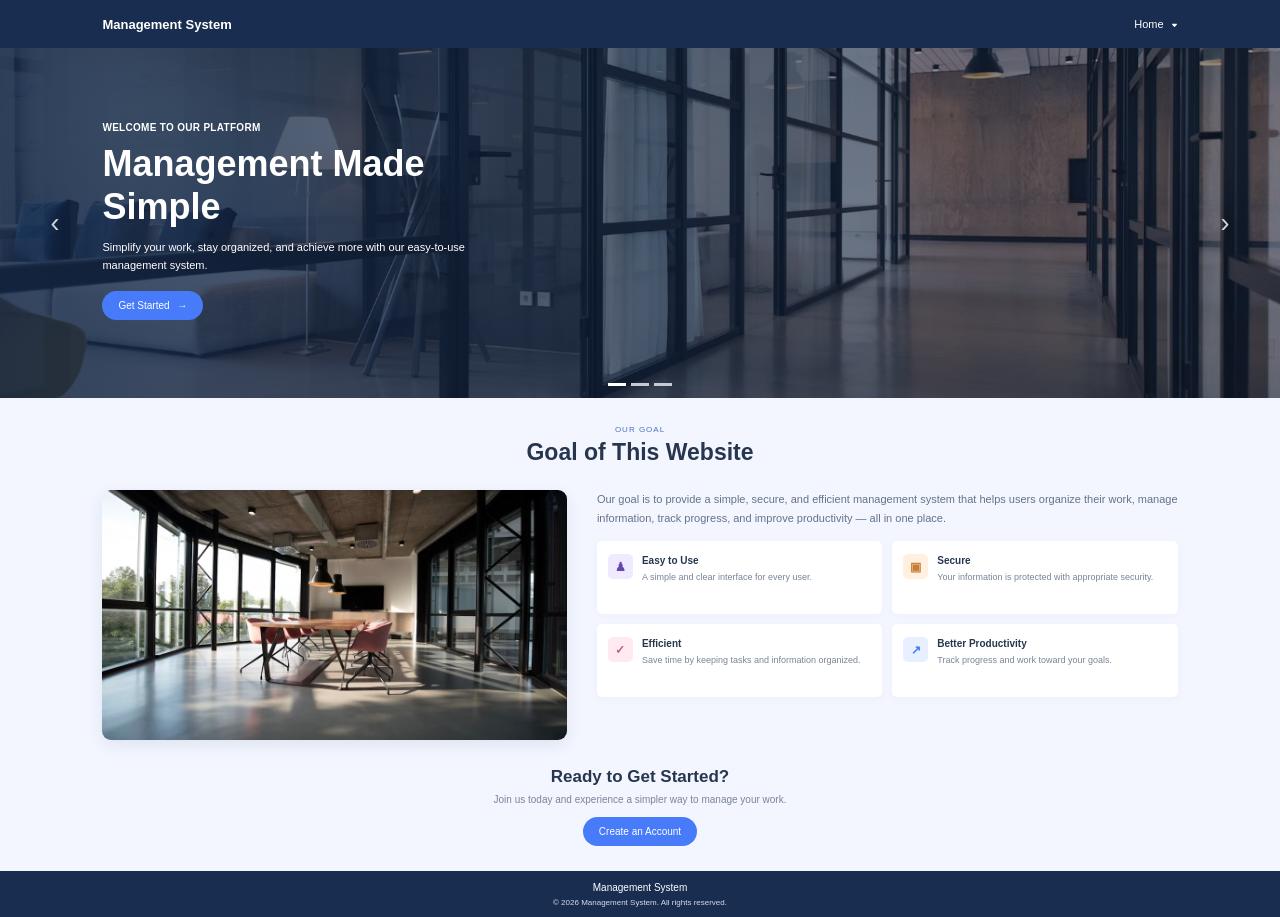
<file: index.html>
<!DOCTYPE html>
<html lang="en">

<head>
  <meta charset="UTF-8">
  <meta name="viewport" content="width=device-width, initial-scale=1.0">
  <title>Management System</title>
  <link rel="stylesheet" href="style.css">
  <link rel="stylesheet" href="https://cdn.jsdelivr.net/npm/bootstrap-icons@1.11.3/font/bootstrap-icons.min.css">
</head>

<body>
  <header class="navbar">
    <div class="container nav-inner">
      <a class="brand" href="index.html">Management System</a>
      <nav class="nav-menu" aria-label="Main navigation">
        <a href="index.html">Home <span class="caret"><i class="bi bi-caret-down-fill"></i></span></a>
        <div class="dropdown">
          <a href="login.html">Login</a>
          <a href="login.html#signup">Sign Up</a>
          <a href="index.html#help">Help</a>
        </div>
      </nav>
    </div>
  </header>

  <main>
    <section class="banner" aria-label="Featured slides">
      <div class="slides">
        <article class="slide slide-one active">
          <div class="container banner-inner">
            <div class="banner-content">
              <h5>WELCOME TO OUR PLATFORM</h5>
              <h1>Management Made<br>Simple</h1>
              <p>Simplify your work, stay organized, and achieve more with our easy-to-use management system.</p>
              <a href="login.html" class="btn">Get Started <span>→</span></a>
            </div>
          </div>
        </article>
        <article class="slide slide-two">
          <div class="container banner-inner">
            <div class="banner-content">
              <h5>WORK TOGETHER</h5>
              <h1>Better Team<br>Collaboration</h1>
              <p>Keep your team connected, organize responsibilities, and manage tasks in one convenient place.</p>
              <a href="login.html" class="btn">Join Us <span>→</span></a>
            </div>
          </div>
        </article>
        <article class="slide slide-three">
          <div class="container banner-inner">
            <div class="banner-content">
              <h5>WORK SMARTER</h5>
              <h1>Achieve Your Goals</h1>
              <p>Track progress, manage information, and improve productivity with a clear and organized workflow.</p>
              <a href="login.html" class="btn">Login Now <span>→</span></a>
            </div>
          </div>
        </article>
      </div>
      <button class="slide-arrow prev" type="button" aria-label="Previous slide">‹</button>
      <button class="slide-arrow next" type="button" aria-label="Next slide">›</button>
      <div class="slide-indicators" aria-label="Choose slide">
        <button class="indicator active" type="button" aria-label="Slide 1"></button>
        <button class="indicator" type="button" aria-label="Slide 2"></button>
        <button class="indicator" type="button" aria-label="Slide 3"></button>
      </div>
    </section>

    <section class="goal-section">
      <div class="container">
        <div class="section-heading">
          <span>OUR GOAL</span>
          <h2>Goal of This Website</h2>
        </div>
        <div class="goal-layout">
          <img class="goal-image" src="Resource/3.avif" alt="A bright and modern meeting room">
          <div class="goal-content">
            <p>Our goal is to provide a simple, secure, and efficient management system that helps users organize their
              work, manage information, track progress, and improve productivity — all in one place.</p>
            <div class="feature-grid">
              <article class="feature-card">
                <div class="feature-icon purple">♟</div>
                <div>
                  <h3>Easy to Use</h3>
                  <p>A simple and clear interface for every user.</p>
                </div>
              </article>
              <article class="feature-card">
                <div class="feature-icon orange">▣</div>
                <div>
                  <h3>Secure</h3>
                  <p>Your information is protected with appropriate security.</p>
                </div>
              </article>
              <article class="feature-card">
                <div class="feature-icon pink">✓</div>
                <div>
                  <h3>Efficient</h3>
                  <p>Save time by keeping tasks and information organized.</p>
                </div>
              </article>
              <article class="feature-card">
                <div class="feature-icon blue">↗</div>
                <div>
                  <h3>Better Productivity</h3>
                  <p>Track progress and work toward your goals.</p>
                </div>
              </article>
            </div>
          </div>
        </div>
        <div class="ready-section">
          <h2>Ready to Get Started?</h2>
          <p>Join us today and experience a simpler way to manage your work.</p>
          <a class="btn" href="login.html">Create an Account</a>
        </div>
      </div>
    </section>
  </main>

  <footer class="footer">
    <p>Management System</p>
    <small>© 2026 Management System. All rights reserved.</small>
  </footer>
  <script src="script.js"></script>
</body>

</html>
</file>
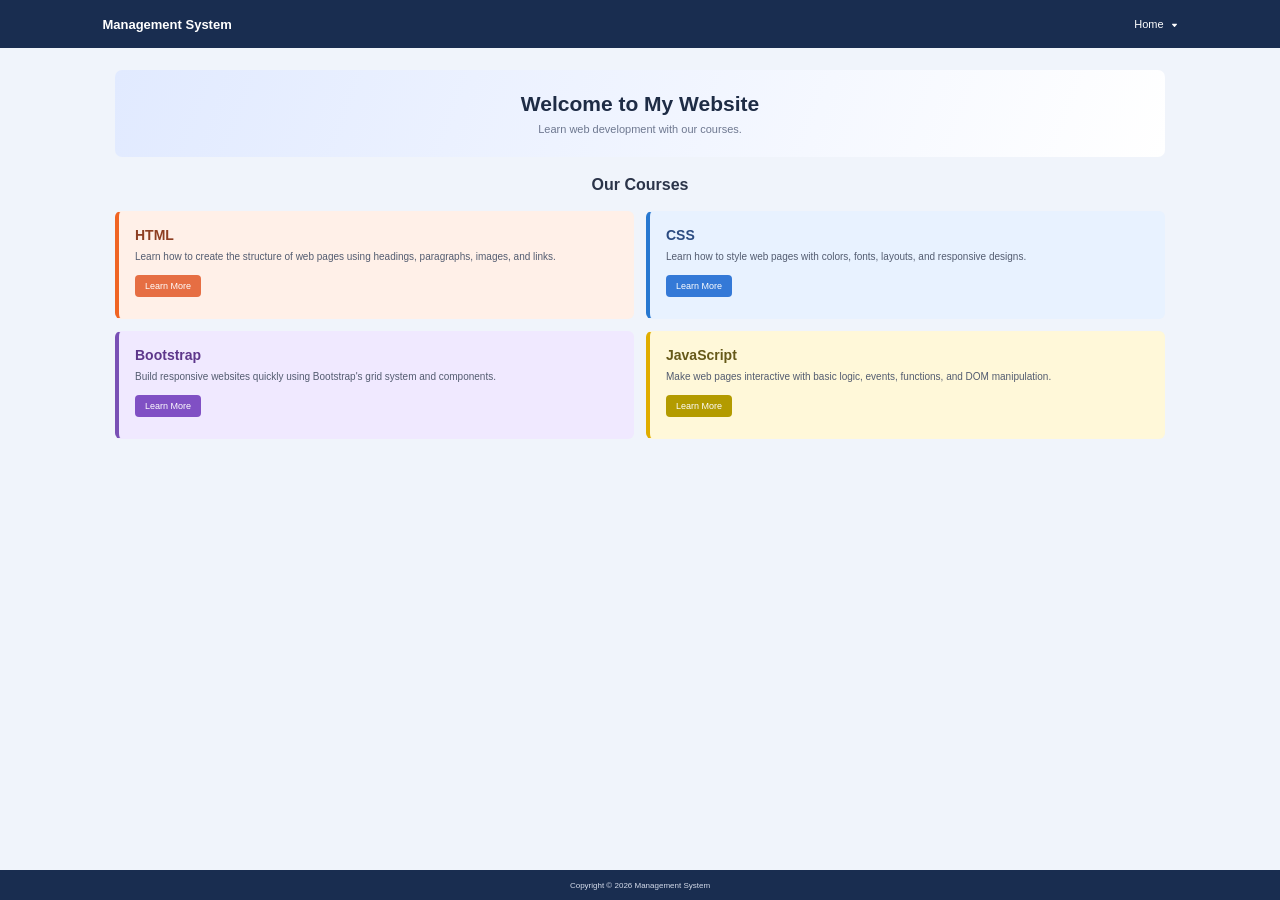
<file: courses.html>
<!DOCTYPE html>
<html lang="en">

<head>
  <meta charset="UTF-8">
  <meta name="viewport" content="width=device-width, initial-scale=1.0">
  <title>Courses | Management System</title>
  <link rel="stylesheet" href="style.css">
  <link rel="stylesheet" href="https://cdn.jsdelivr.net/npm/bootstrap-icons@1.11.3/font/bootstrap-icons.min.css">
</head>

<body class="courses-page">
  <header class="navbar">
    <div class="container nav-inner">
      <a class="brand" href="index.html">Management System</a>
      <nav class="nav-menu" aria-label="Main navigation">
        <a href="index.html">Home <span class="caret"><i class="bi bi-caret-down-fill"></i></span></a>
        <div class="dropdown">
          <a href="login.html">Login</a>
          <a href="login.html#signup">Sign Up</a>
          <a href="index.html#help">Help</a>
        </div>
      </nav>
    </div>
  </header>

  <main class="courses-main">
    <section class="welcome-card">
      <h1>Welcome to My Website</h1>
      <p>Learn web development with our courses.</p>
    </section>

    <h2 class="courses-title">Our Courses</h2>

    <section class="course-grid" aria-label="Available courses">
      <article class="course-card course-html">
        <h3>HTML</h3>
        <p>Learn how to create the structure of web pages using headings, paragraphs, images, and links.</p>
        <button class="course-details" type="button" data-title="HTML"
          data-description="HTML (HyperText Markup Language) is used to structure web pages. You will learn headings, paragraphs, links, images, lists, forms, and semantic elements.">Learn
          More</button>
      </article>

      <article class="course-card course-css">
        <h3>CSS</h3>
        <p>Learn how to style web pages with colors, fonts, layouts, and responsive designs.</p>
        <button class="course-details" type="button" data-title="CSS"
          data-description="CSS (Cascading Style Sheets) controls the appearance of a web page. You will learn selectors, colors, spacing, typography, Flexbox, Grid, and responsive layouts.">Learn
          More</button>
      </article>

      <article class="course-card course-bootstrap">
        <h3>Bootstrap</h3>
        <p>Build responsive websites quickly using Bootstrap's grid system and components.</p>
        <button class="course-details" type="button" data-title="Bootstrap"
          data-description="Bootstrap is a front-end framework. It provides ready-made components and a responsive grid system to build websites quickly.">Learn
          More</button>
      </article>

      <article class="course-card course-js">
        <h3>JavaScript</h3>
        <p>Make web pages interactive with basic logic, events, functions, and DOM manipulation.</p>
        <button class="course-details" type="button" data-title="JavaScript"
          data-description="JavaScript adds behavior and interactivity to web pages. You will learn variables, conditions, loops, functions, events, arrays, and DOM manipulation.">Learn
          More</button>
      </article>
    </section>
  </main>

  <footer class="footer courses-footer">
    <small>Copyright © 2026 Management System</small>
  </footer>

  <div class="modal-backdrop" id="course-modal" role="dialog" aria-modal="true" aria-hidden="true"
    aria-labelledby="modal-title">

    <section class="modal">
      <header class="modal-header">
        <h2 id="modal-title">Course Details</h2>
        <button class="modal-close" type="button" data-close-modal aria-label="Close dialog">×</button>
      </header>

      <div class="modal-body">
        <h3 id="modal-course-name">HTML</h3>
        <p id="modal-description"></p>
      </div>

      <footer class="modal-footer">
        <button type="button" data-close-modal>Close</button>
      </footer>
    </section>
  </div>

  <script src="script.js"></script>
</body>

</html>
</file>
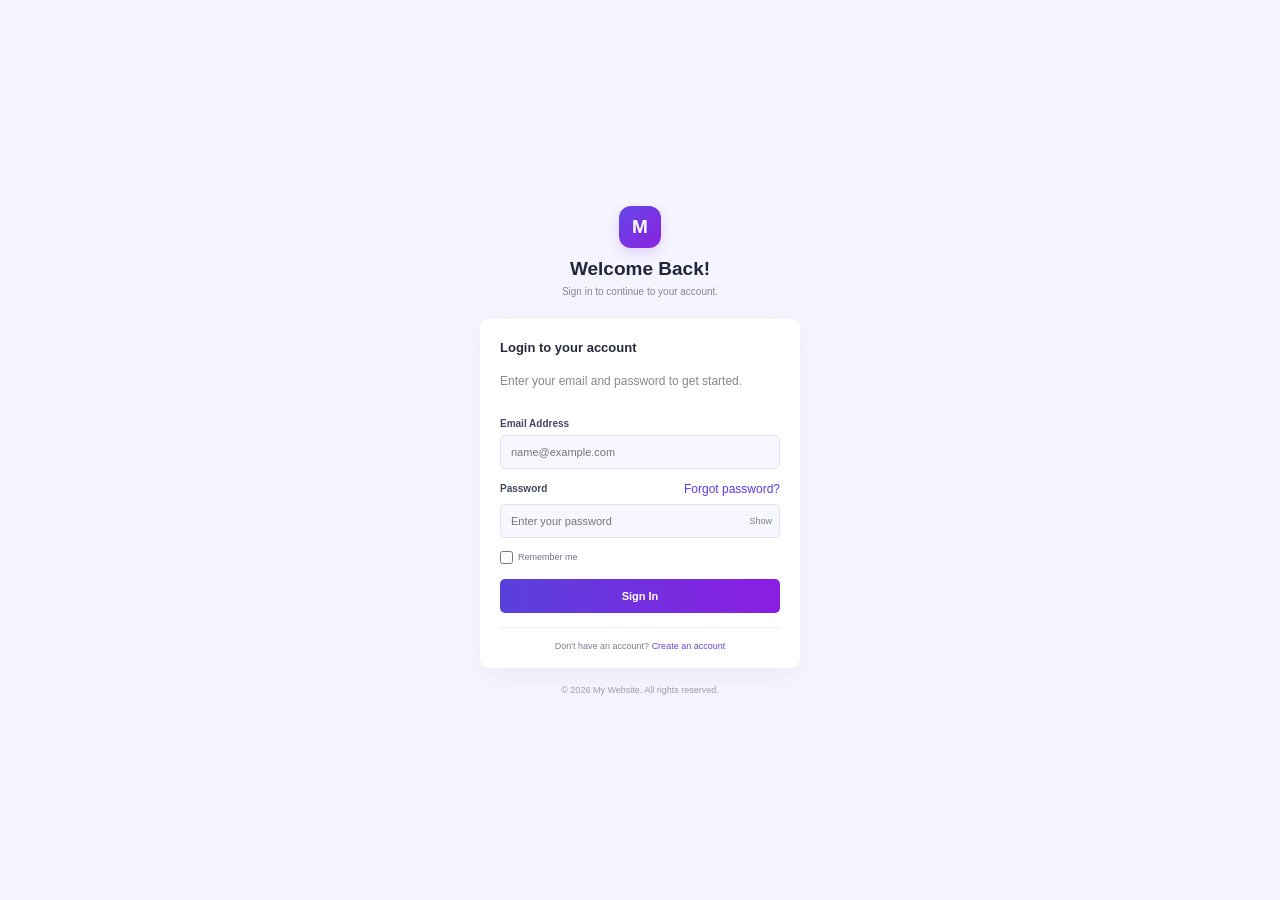
<file: login.html>
<!DOCTYPE html>
<html lang="en">

<head>
  <meta charset="UTF-8">
  <meta name="viewport" content="width=device-width, initial-scale=1.0">
  <title>Login | Management System</title>
  <link rel="stylesheet" href="style.css">
</head>

<body class="login-page">
  <main class="login-wrapper">
    <a class="logo-mark" href="index.html" aria-label="Back to home">M</a>
    <h1>Welcome Back!</h1>
    <p class="login-subtitle">Sign in to continue to your account.</p>

    <form class="login-card" id="login-form">
      <h2>Login to your account</h2>
      <p class="login-description">Enter your email and password to get started.</p>

      <div class="form-group">
        <label for="email">Email Address</label>
        <input type="email" id="email" name="email" placeholder="name@example.com" autocomplete="email" required>
      </div>

      <div class="form-group">
        <div class="password-heading">
          <label for="password">Password</label>
          <a href="#" id="forgot-password">Forgot password?</a>
        </div>

        <div class="password-wrap">
          <input type="password" id="password" name="password" placeholder="Enter your password"
            autocomplete="current-password" required>
          <button class="show-password" id="show-password" type="button">Show</button>
        </div>
      </div>

      <div class="login-options">
        <label class="remember">
          <input type="checkbox" name="remember">
          Remember me
        </label>
      </div>

      <button class="login-submit" type="submit">Sign In</button>

      <p class="form-message" id="login-message" role="status" aria-live="polite"></p>

      <div class="login-bottom">
        Don't have an account?
        <a href="#" id="create-account">Create an account</a>
      </div>
    </form>

    <p class="login-footnote">
      © 2026 My Website. All rights reserved.
    </p>
  </main>

  <script src="script.js"></script>

  <script>
    document.querySelector('#forgot-password').addEventListener('click', function (event) {
      event.preventDefault();
      document.querySelector('#login-message').textContent =
        'Password recovery is not connected in this demo.';
    });

    document.querySelector('#create-account').addEventListener('click', function (event) {
      event.preventDefault();
      document.querySelector('#login-message').textContent =
        'Account registration is not connected in this demo.';
    });
  </script>
</body>

</html>
</file>
<file: style.css>
* {
  margin: 0;
  padding: 0;
  box-sizing: border-box;
}

:root {
  --navy: #192d50;
  --blue: #477bfa;
  --text: #26364e;
  --muted: #6c7890;
  --page: #f3f6ff;
}

html {
  scroll-behavior: smooth;
}

body {
  font-family: Arial, Helvetica, sans-serif;
  color: var(--text);
  background: white;
  font-size: 14px;
}

a {
  text-decoration: none;
}

.container {
  width: 84%;
  max-width: 1200px;
  margin: 0 auto;
}

.navbar {
  height: 48px;
  background: var(--navy);
  color: white;
  position: relative;
  z-index: 10;
}

.nav-inner {
  height: 100%;
  display: flex;
  justify-content: space-between;
  align-items: center;
}

.brand {
  color: white;
  font-size: 13px;
  font-weight: 700;
}

.nav-menu {
  height: 100%;
  display: flex;
  align-items: center;
  position: relative;
}

.nav-menu>a {
  color: white;
  font-size: 11px;
  padding: 17px 0 17px 20px;
}

.bi-caret-down-fill {
  font-size: 7px;
}

.caret {
  margin-left: 4px;
}

.dropdown {
  display: none;
  position: absolute;
  right: 0;
  top: 40px;
  min-width: 98px;
  background: white;
  box-shadow: 0 6px 18px #12203b22;
  border-radius: 6px;
  overflow: hidden;
  padding: 2px 0;
}

.dropdown a {
  display: block;
  padding: 5px 10px;
  color: var(--text);
  font-size: 10px;
  line-height: 1.4;
}

.dropdown a:hover {
  background: #edf2ff;
}

.nav-menu:hover .dropdown,
.nav-menu:focus-within .dropdown {
  display: block;
}

.banner {
  height: 320px;
  position: relative;
  overflow: hidden;
  color: white;
  background: #182d50;
}

.slides,
.slide {
  width: 100%;
  height: 100%;
}

.slide {
  position: absolute;
  inset: 0;
  display: flex;
  align-items: center;
  background-size: cover;
  background-position: center;
  background-repeat: no-repeat;
  opacity: 0;
  visibility: hidden;
  transition: opacity .45s ease;
}

.slide-one {
  background-image: linear-gradient(90deg, rgba(16, 35, 65, .83), rgba(16, 35, 65, .40)), url("Resource/2.avif");
}

.slide-two {
  background-image: linear-gradient(90deg, rgba(16, 35, 65, .83), rgba(16, 35, 65, .40)), url("Resource/4.avif");
}

.slide-three {
  background-image: linear-gradient(90deg, rgba(16, 35, 65, .83), rgba(16, 35, 65, .40)), url("Resource/1.avif");
}

.slide.active {
  opacity: 1;
  visibility: visible;
}

.banner-inner {
  display: flex;
  align-items: center;
  height: 100%;
}

.banner-content {
  max-width: 430px;
  padding-bottom: 4px;
}

.banner-content h5 {
  font-size: 10px;
  letter-spacing: .3px;
  margin-bottom: 10px;
}

.banner-content h1 {
  font-size: 36px;
  line-height: 1.18;
  margin-bottom: 10px;
}

.banner-content p {
  max-width: 390px;
  font-size: 11px;
  line-height: 1.65;
  margin-bottom: 16px;
}

.btn {
  display: inline-block;
  color: white;
  background: var(--blue);
  border: 0;
  border-radius: 22px;
  padding: 9px 16px;
  font-size: 10px;
  cursor: pointer;
  transition: background .2s;
}

.btn:hover {
  background: #315fe0;
}

.btn span {
  margin-left: 5px;
}

.slide-arrow {
  position: absolute;
  top: 50%;
  transform: translateY(-50%);
  color: white;
  background: transparent;
  border: 0;
  font-size: 27px;
  cursor: pointer;
  padding: 12px;
  opacity: .8;
}

.slide-arrow:hover {
  opacity: 1;
}

.prev {
  left: 3%;
}

.next {
  right: 3%;
}

.slide-indicators {
  position: absolute;
  left: 50%;
  bottom: 12px;
  transform: translateX(-50%);
  display: flex;
  gap: 5px;
}

.indicator {
  width: 18px;
  height: 3px;
  border: 0;
  background: #c4cbd7;
  cursor: pointer;
}

.indicator.active {
  background: white;
}

.goal-section {
  background: var(--page);
  padding: 27px 0 25px;
}

.section-heading {
  text-align: center;
  margin-bottom: 24px;
}

.section-heading span {
  display: block;
  font-size: 8px;
  color: #4b70be;
  letter-spacing: 1px;
  margin-bottom: 5px;
}

.section-heading h2 {
  font-size: 23px;
  color: #26364e;
}

.goal-layout {
  display: grid;
  grid-template-columns: 1fr 1.25fr;
  align-items: start;
  gap: 30px;
}

.goal-image {
  width: 100%;
  height: 230px;
  object-fit: cover;
  border-radius: 9px;
  box-shadow: 0 5px 16px #192d5017;
}

.goal-content>p {
  font-size: 11px;
  line-height: 1.7;
  color: #65728a;
  margin: 0 0 14px;
}

.feature-grid {
  display: grid;
  grid-template-columns: 1fr 1fr;
  gap: 10px;
}

.feature-card {
  display: flex;
  align-items: flex-start;
  gap: 9px;
  background: white;
  padding: 13px 11px;
  border-radius: 5px;
  min-height: 73px;
  box-shadow: 0 2px 8px #24395a08;
}

.feature-icon {
  width: 25px;
  height: 25px;
  flex: 0 0 25px;
  display: grid;
  place-items: center;
  border-radius: 5px;
  font-size: 12px;
  font-weight: bold;
}

.purple {
  color: #6548ad;
  background: #f0eaff;
}

.orange {
  color: #c87c35;
  background: #fff0df;
}

.pink {
  color: #c85b8a;
  background: #ffeaf2;
}

.blue {
  color: #477bfa;
  background: #e8efff;
}

.feature-card h3 {
  font-size: 10px;
  margin: 1px 0 5px;
}

.feature-card p {
  color: #7a8498;
  font-size: 9px;
  line-height: 1.45;
}

.ready-section {
  text-align: center;
  padding: 27px 0 0;
}

.ready-section h2 {
  font-size: 17px;
  margin-bottom: 7px;
}

.ready-section p {
  font-size: 10px;
  color: #7a8498;
  margin-bottom: 12px;
}

.footer {
  background: var(--navy);
  color: white;
  text-align: center;
  padding: 11px 10px 10px;
}

.footer p {
  font-size: 10px;
  margin-bottom: 5px;
}

.footer small {
  display: block;
  font-size: 8px;
  color: #d5dceb;
}

/* Login page */
.login-page {
  min-height: 100vh;
  background: #f6f5ff;
  display: flex;
  justify-content: center;
  align-items: center;
  padding: 28px 16px;
}

.login-wrapper {
  width: 100%;
  max-width: 320px;
  text-align: center;
}

.logo-mark {
  width: 42px;
  height: 42px;
  margin: 0 auto 10px;
  display: grid;
  place-items: center;
  color: white;
  background: linear-gradient(135deg, #6546e8, #8b22df);
  border-radius: 12px;
  font-size: 19px;
  font-weight: bold;
  box-shadow: 0 5px 14px #7547df33;
}

.login-wrapper>h1 {
  font-size: 19px;
  margin-bottom: 6px;
  color: #20263b;
}

.login-subtitle {
  font-size: 10px;
  color: #81869a;
  margin-bottom: 22px;
}

.login-card {
  text-align: left;
  background: white;
  padding: 21px 20px 17px;
  border-radius: 9px;
  box-shadow: 0 8px 28px #2b27520e;
}

.login-card h2 {
  font-size: 13px;
  margin-bottom: 17px;
  color: #252b3c;
}

.form-group {
  margin-bottom: 13px;
}

.form-group label {
  display: block;
  font-size: 10px;
  font-weight: 600;
  margin-bottom: 6px;
  color: #414960;
}

.form-group input {
  width: 100%;
  height: 34px;
  border: 1px solid #e0e4ef;
  background: #f7f8ff;
  border-radius: 5px;
  padding: 0 10px;
  outline: none;
  font-size: 11px;
  color: #30384e;
}

.form-group input:focus {
  border-color: #7650e9;
  box-shadow: 0 0 0 2px #7650e91a;
}

.password-wrap {
  position: relative;
}

.password-wrap input {
  padding-right: 52px;
}

.show-password {
  position: absolute;
  right: 8px;
  top: 50%;
  transform: translateY(-50%);
  background: none;
  border: 0;
  color: #7b8195;
  font-size: 9px;
  cursor: pointer;
}

.login-options {
  display: flex;
  justify-content: space-between;
  align-items: center;
  margin: 2px 0 15px;
  font-size: 9px;
}


.login-description {
  font-size: 12px;
  line-height: 1.5;
  color: #888;
  margin-top: 4px;
  margin-bottom: 28px;
}



.password-heading {
  display: flex;
  justify-content: space-between;
  align-items: center;
  margin-bottom: 8px;
}

.password-heading label {
  margin-bottom: 0;
}

.password-heading a {
  font-size: 12px;
  color: #5b3be8;
  text-decoration: none;
}

.password-heading a:hover {
  text-decoration: underline;
}

.login-options {
  display: flex;
  justify-content: flex-start;
  align-items: center;
}


.remember {
  display: flex;
  gap: 5px;
  align-items: center;
  color: #70778b;
}

.login-options a,
.login-bottom a {
  color: #6e42dc;
}

.login-submit {
  width: 100%;
  background: linear-gradient(90deg, #5941db, #8b1ee2);
  border: 0;
  border-radius: 5px;
  color: white;
  height: 34px;
  font-weight: 600;
  font-size: 11px;
  cursor: pointer;
}

.login-submit:hover {
  filter: brightness(.96);
}

.login-bottom {
  border-top: 1px solid #f0f0f5;
  padding-top: 13px;
  margin-top: 14px;
  text-align: center;
  color: #777e91;
  font-size: 9px;
}

.login-footnote {
  margin-top: 17px;
  color: #999db0;
  font-size: 9px;
}

.form-message {
  font-size: 10px;
  margin-top: 10px;
  line-height: 1.4;
  color: #5d43c6;
}

/* Courses page */
.courses-page {
  min-height: 100vh;
  background: #f0f4fb;
  display: flex;
  flex-direction: column;
}

.courses-main {
  width: 84%;
  max-width: 1050px;
  margin: 0 auto;
  flex: 1;
  padding: 22px 0 26px;
}

.welcome-card {
  text-align: center;
  background: linear-gradient(110deg, #e1eaff, #fff);
  padding: 22px 15px;
  border-radius: 7px;
  margin-bottom: 19px;
}

.welcome-card h1 {
  font-size: 21px;
  margin-bottom: 7px;
  color: #1e2c45;
}

.welcome-card p {
  font-size: 11px;
  color: #6e7890;
}

.courses-title {
  text-align: center;
  font-size: 16px;
  margin-bottom: 17px;
  color: #2b3449;
}

.course-grid {
  display: grid;
  grid-template-columns: 1fr 1fr;
  gap: 12px;
}

.course-card {
  text-align: left;
  border-radius: 6px;
  padding: 15px 16px;
  min-height: 108px;
  border: 1px solid transparent;
  transition: transform .2s, box-shadow .2s;
}

.course-card:hover {
  transform: translateY(-2px);
  box-shadow: 0 5px 15px #20304b12;
}

.course-card h3 {
  font-size: 14px;
  margin-bottom: 6px;
}

.course-card p {
  font-size: 10px;
  line-height: 1.5;
  color: #535c70;
  margin-bottom: 11px;
}

.course-card button {
  border: 0;
  color: white;
  border-radius: 4px;
  padding: 6px 10px;
  font-size: 9px;
  cursor: pointer;
}

.course-html {
  background-color: #fff0e8;
  border-left: 4px solid #f06423;
}

.course-html h3 {
  color: #8d3e22;
}

.course-html button {
  background: #e66e43;
}

.course-css {
  background-color: #e8f2ff;
  border-left: 4px solid #2878d0;
}

.course-css h3 {
  color: #2b4b81;
}

.course-css button {
  background: #3479d7;
}

.course-bootstrap {
  background-color: #f0e9ff;
  border-left: 4px solid #7950b5;
}

.course-bootstrap h3 {
  color: #5d378b;
}

.course-bootstrap button {
  background: #8050c4;
}

.course-js {
  background-color: #fff8d9;
  border-left: 4px solid #e0ad00;
}

.course-js h3 {
  color: #665919;
}

.course-js button {
  background: #b39b00;
}

.courses-footer {
  margin-top: auto;
}

/* Course details modal */
.modal-backdrop {
  position: fixed;
  inset: 0;
  background: #11182788;
  display: none;
  align-items: center;
  justify-content: center;
  padding: 18px;
  z-index: 30;
}

.modal-backdrop.open {
  display: flex;
}

.modal {
  width: 100%;
  max-width: 390px;
  background: white;
  border-radius: 9px;
  box-shadow: 0 16px 50px #0003;
  overflow: hidden;
  animation: modal-in .18s ease-out;
}

@keyframes modal-in {
  from {
    opacity: 0;
    transform: translateY(8px) scale(.98);
  }

  to {
    opacity: 1;
    transform: translateY(0) scale(1);
  }
}

.modal-header {
  display: flex;
  justify-content: space-between;
  align-items: center;
  padding: 16px 18px;
  border-bottom: 1px solid #edf0f5;
}

.modal-header h2 {
  font-size: 16px;
}

.modal-close {
  background: transparent;
  border: 0;
  font-size: 24px;
  color: #687188;
  cursor: pointer;
}

.modal-body {
  padding: 18px;
}

.modal-body h3 {
  font-size: 14px;
  margin-bottom: 9px;
}

.modal-body p {
  font-size: 12px;
  line-height: 1.7;
  color: #687188;
}

.modal-footer {
  padding: 12px 18px;
  text-align: right;
  background: #f8f9fc;
}

.modal-footer button {
  background: #315fe0;
  color: white;
  border: 0;
  padding: 8px 15px;
  border-radius: 5px;
  cursor: pointer;
  font-size: 11px;
}

@media (min-width: 1200px) {
  .banner {
    height: 350px;
  }

  .goal-image {
    height: 250px;
  }
}

@media (max-width: 700px) {

  .container,
  .courses-main {
    width: 90%;
  }

  .banner {
    height: 330px;
  }

  .banner-content h1 {
    font-size: 30px;
  }

  .banner-content p {
    max-width: 300px;
  }

  .goal-layout {
    grid-template-columns: 1fr;
    gap: 18px;
  }

  .goal-image {
    height: 220px;
  }

  .section-heading h2 {
    font-size: 21px;
  }

  .feature-card {
    min-height: 80px;
  }

  .course-grid {
    gap: 9px;
  }

  .course-card {
    padding: 13px 11px;
  }
}

@media (max-width: 440px) {
  .brand {
    font-size: 12px;
  }

  .nav-menu>a {
    padding-left: 12px;
  }

  .banner {
    height: 310px;
  }

  .banner-content h1 {
    font-size: 27px;
  }

  .prev {
    left: 0;
  }

  .next {
    right: 0;
  }

  .feature-grid,
  .course-grid {
    grid-template-columns: 1fr;
  }

  .goal-image {
    height: 190px;
  }

  .course-card {
    min-height: auto;
  }

  .welcome-card h1 {
    font-size: 19px;
  }
}
</file>
